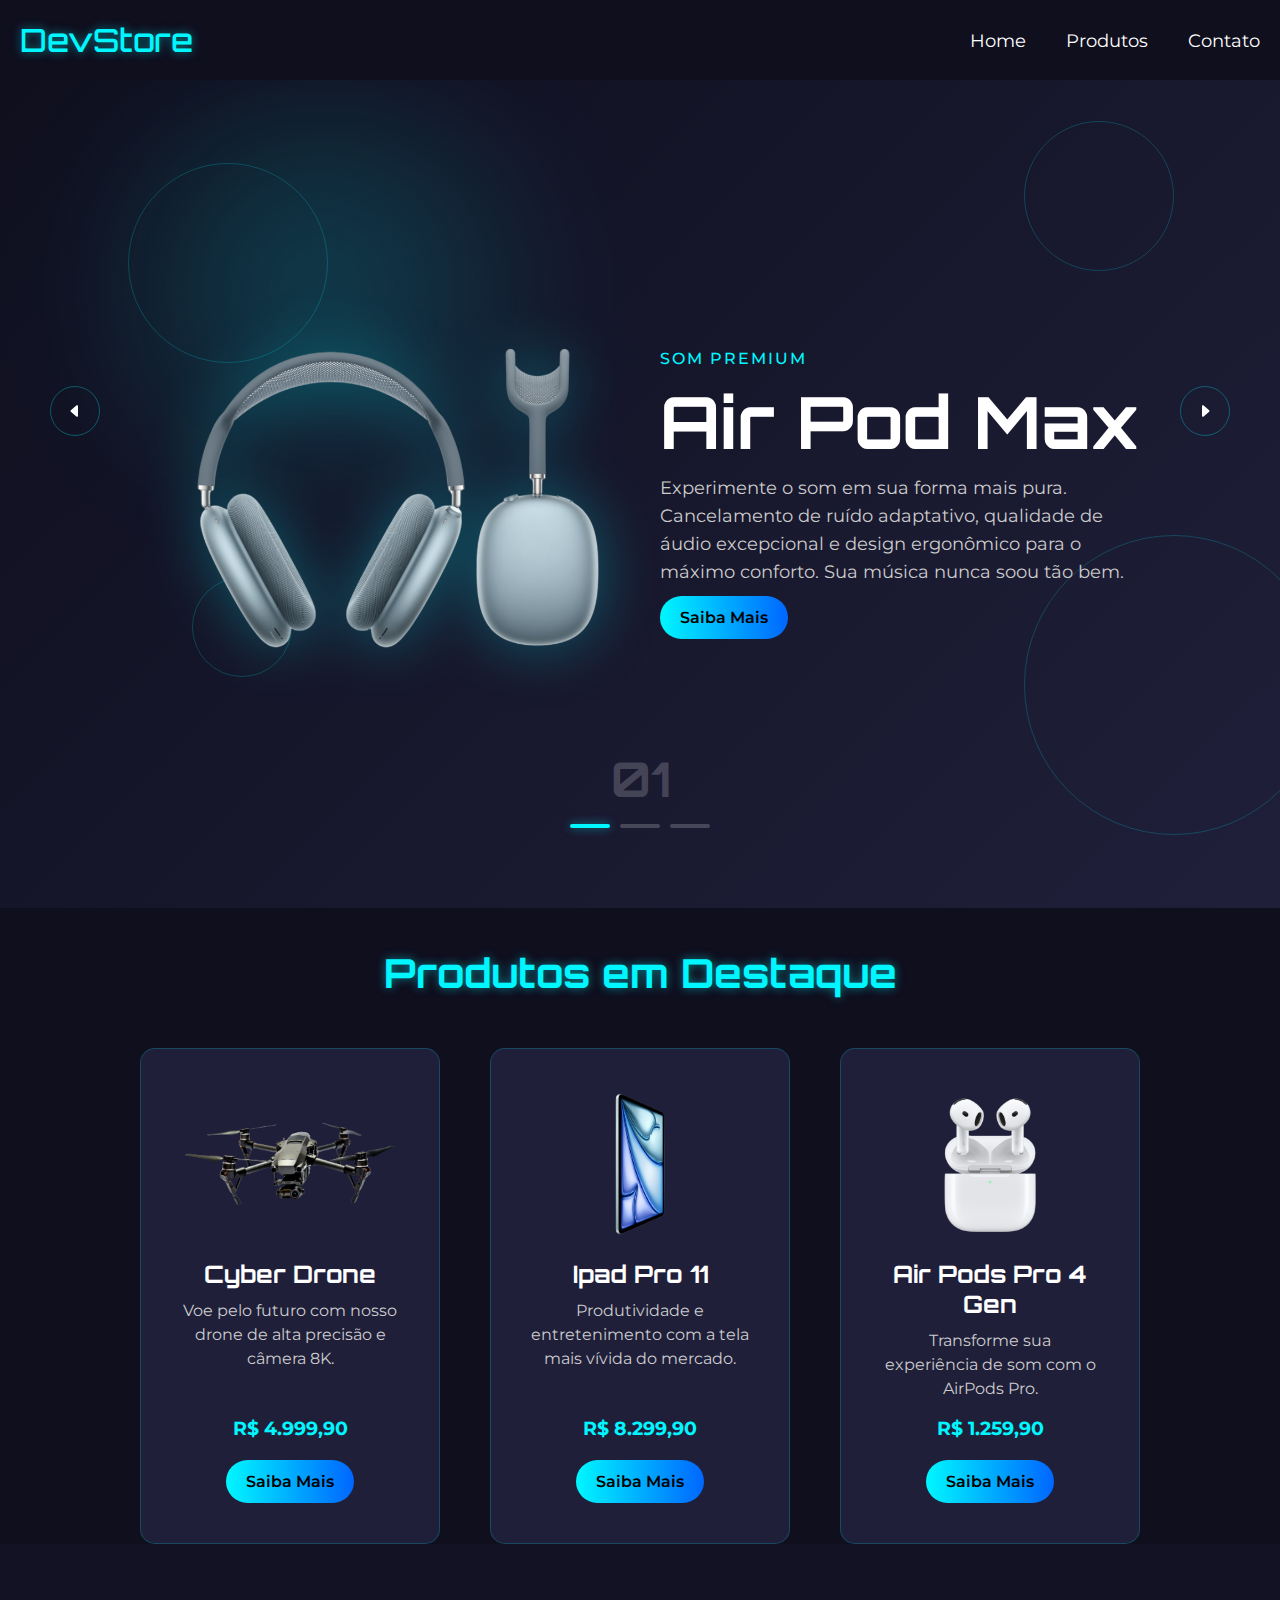
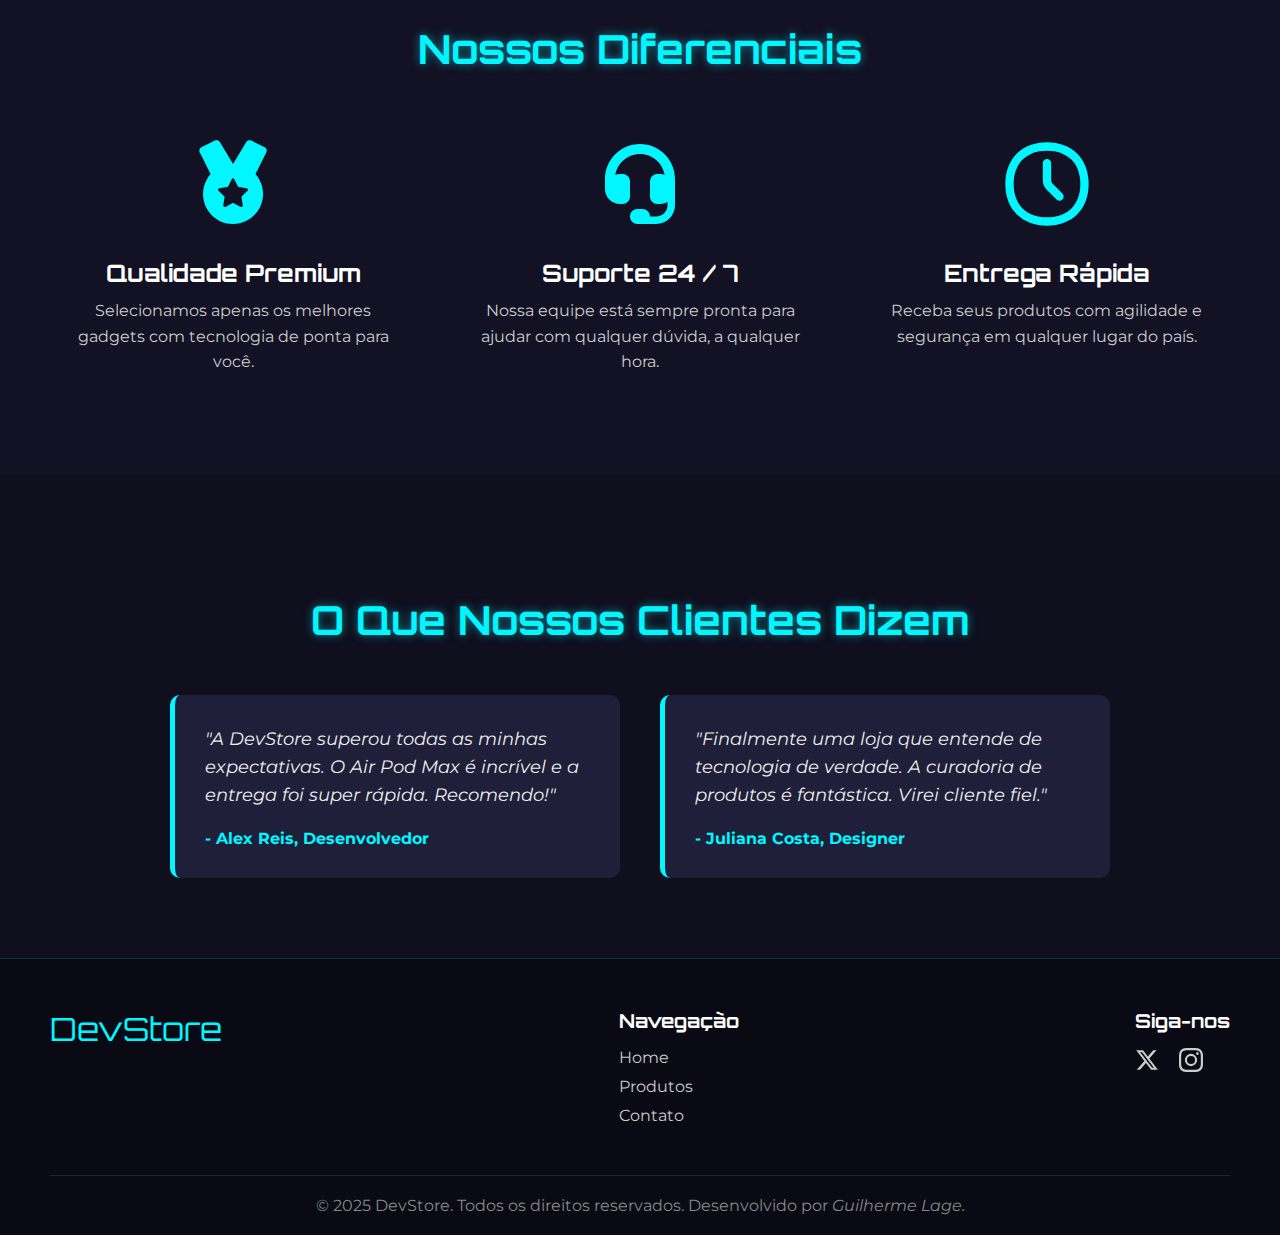
<file: index.html>
<!DOCTYPE html>
<html lang="pt-br">
  <head>
    <meta charset="UTF-8" />
    <meta name="viewport" content="width=device-width, initial-scale=1.0" />
    <meta http-equiv="X-UA-Compatible" content="ie=edge" />
    <meta name="Guilherme Lage" content="DevClub" />
    <link rel="stylesheet" href="style.css" />
    <title>DevStore</title>
    <link rel="preconnect" href="https://fonts.googleapis.com" />
    <link rel="preconnect" href="https://fonts.gstatic.com" crossorigin />
    <link
      href="https://fonts.googleapis.com/css2?family=Montserrat:ital,wght@0,100..900;1,100..900&family=MuseoModerno:ital,wght@0,100..900;1,100..900&family=Poppins:ital,wght@0,100;0,200;0,300;0,400;0,500;0,600;0,700;0,800;0,900;1,100;1,200;1,300;1,400;1,500;1,600;1,700;1,800;1,900&display=swap"
      rel="stylesheet"
    />
    <link rel="preconnect" href="https://fonts.googleapis.com" />
    <link rel="preconnect" href="https://fonts.gstatic.com" crossorigin />
    <link
      href="https://fonts.googleapis.com/css2?family=Orbitron:wght@400..900&display=swap"
      rel="stylesheet"
    />
    <link rel="stylesheet" href="https://cdnjs.cloudflare.com/ajax/libs/font-awesome/6.5.2/css/all.min.css" integrity="sha512-SnH5WK+bZxgPHs44uWIX+LLJAJ9/8M2Pfq7RUTPOYyH0jWw1f6VnR+W8sELpAo0P5PLf4KJIp4jKAm6+X1Q9Ug==" crossorigin="anonymous" referrerpolicy="no-referrer" />
  </head>

  <body>
    <header>
      <div class="logo">
        <h1 class="logo">DevStore</h1>
      </div>
      <nav>
        <ul>
          <li>Home</li>
          <li><a href="#produtos-destaque" class="scroll-link">Produtos</a></li>
          <li><a href="contato.html" class="scroll-link">Contato</a></li>
        </ul>
      </nav>
    </header>

    <main class="conteiner">
      <section>
        <div class="tech-circles">
          <div class="circle"></div>
          <div class="circle"></div>
          <div class="circle"></div>
          <div class="circle"></div>
        </div>
      </section>

      <div class="list">
        <div class="item active">
          <div class="product-image">
            <img src="img/air-pods.png" alt="air-pods" />
          </div>
          <div class="content">
            <p class="subtitle">Som Premium</p>
            <h2 class="title">Air Pod Max</h2>
            <p class="description-image">
              Experimente o som em sua forma mais pura. Cancelamento de ruído
              adaptativo, qualidade de áudio excepcional e design ergonômico
              para o máximo conforto. Sua música nunca soou tão bem.
            </p>
            <button class="btn">Saiba Mais</button>
          </div>
        </div>

        <div class="item">
          <div class="product-image">
            <img src="img/apple-watch.png" alt="apple-watch" />
          </div>
          <div class="content">
            <p class="subtitle">Novo Lançamento</p>
            <h2 class="title">Apple Watch Series 10</h2>
            <p class="description-image">
              O smartwatch mais avançado do mercado. Monitoramento completo de
              saúde, GPS integrado, tela AMOLED de alta resolução e bateria de
              longa duração. Perfeito para acompanhar seu estilo de vida ativo.
            </p>
            <button class="btn">Saiba Mais</button>
          </div>
        </div>

        <div class="item">
          <div class="product-image">
            <img src="img/vision-pro.png" alt="vision-pro" />
          </div>
          <div class="content">
            <p class="subtitle">Alta Performance</p>
            <h2 class="title">Vision Pro</h2>
            <p class="description-image">
              O smartwatch mais avançado do mercado. Monitoramento completo de
              saúde, GPS integrado, tela AMOLED de alta resolução e bateria de
              longa duração. Perfeito para acompanhar seu estilo de vida ativo.
            </p>
            <button class="btn">Saiba Mais</button>
          </div>
        </div>
      </div>

      <div class="arrows">
        <button class="arrow-btn" id="prev">
          <svg
            xmlns="http://www.w3.org/2000/svg"
            width="16"
            height="16"
            fill="#fff"
            class="bi bi-caret-left-fill"
            viewBox="0 0 16 16"
          >
            <path
              d="m3.86 8.753 5.482 4.796c.646.566 1.658.106 1.658-.753V3.204a1 1 0 0 0-1.659-.753l-5.48 4.796a1 1 0 0 0 0 1.506z"
            />
          </svg>
        </button>
        <button class="arrow-btn" id="next">
          <svg
            xmlns="http://www.w3.org/2000/svg"
            width="16"
            height="16"
            fill="#fff"
            class="bi bi-caret-right-fill"
            viewBox="0 0 16 16"
          >
            <path
              d="m12.14 8.753-5.482 4.796c-.646.566-1.658.106-1.658-.753V3.204a1 1 0 0 1 1.659-.753l5.48 4.796a1 1 0 0 1 0 1.506z"
            />
          </svg>
        </button>
      </div>

      <div class="indicators">
        <div class="numbers">01</div>
        <div class="lines">
          <div class="line active"></div>
          <div class="line"></div>
          <div class="line"></div>
        </div>
      </div>
    </main>

    <section id="produtos-destaque">
      <h2 class="section-title">Produtos em Destaque</h2>
      <div class="products grid">
        <div class="product-card">
          <img src="img/cyber-drone.png" alt="cyber-drone" />
          <div class="product-title-container">
            <h3 class="product-title">Cyber Drone</h3>
          </div>
          <p class="product-description">
            Voe pelo futuro com nosso drone de alta precisão e câmera 8K.
          </p>
          <span class="product-price">R$ 4.999,90</span>
          <button class="btn">Saiba Mais</button>
        </div>

        <div class="product-card">
          <img src="img/ipad-air-tablet.png" alt="ipad-air-tablet" />
          <div class="product-title-container">
            <h3 class="product-title">Ipad Pro 11</h3>
          </div>
          <p class="product-description">
            Produtividade e entretenimento com a tela mais vívida do mercado.
          </p>
          <span class="product-price">R$ 8.299,90</span>
          <button class="btn">Saiba Mais</button>
        </div>

        <div class="product-card">
          <img src="img/airpods.png" alt="air-pods" />
          <div class="product-title-container">
            <h3 class="product-title">Air Pods Pro 4 Gen</h3>
          </div>
          <p class="product-description">
            Transforme sua experiência de som com o AirPods Pro.
          </p>
          <span class="product-price">R$ 1.259,90</span>
          <button class="btn">Saiba Mais</button>
        </div>
      </div>
    </section>

    <section class="features">
      <h2 class="section-title2">Nossos Diferenciais</h2>
      <div class="features-container">
        <div class="feature-item"> 
            <svg xmlns="http://www.w3.org/2000/svg" viewBox="0 0 640 640"><!--!Font Awesome Free v7.0.1 by @fontawesome - https://fontawesome.com License - https://fontawesome.com/license/free Copyright 2025 Fonticons, Inc.--><path fill="#00f7ff" d="M320.3 192L235.7 51.1C229.2 40.3 215.6 36.4 204.4 42L117.8 85.3C105.9 91.2 101.1 105.6 107 117.5L176.6 256.6C146.5 290.5 128.3 335.1 128.3 384C128.3 490 214.3 576 320.3 576C426.3 576 512.3 490 512.3 384C512.3 335.1 494 290.5 464 256.6L533.6 117.5C539.5 105.6 534.7 91.2 522.9 85.3L436.2 41.9C425 36.3 411.3 40.3 404.9 51L320.3 192zM351.1 334.5C352.5 337.3 355.1 339.2 358.1 339.6L408.2 346.9C415.9 348 418.9 357.4 413.4 362.9L377.1 398.3C374.9 400.5 373.9 403.5 374.4 406.6L383 456.5C384.3 464.1 376.3 470 369.4 466.4L324.6 442.8C321.9 441.4 318.6 441.4 315.9 442.8L271.1 466.4C264.2 470 256.2 464.2 257.5 456.5L266.1 406.6C266.6 403.6 265.6 400.5 263.4 398.3L227.1 362.9C221.5 357.5 224.6 348.1 232.3 346.9L282.4 339.6C285.4 339.2 288.1 337.2 289.4 334.5L311.8 289.1C315.2 282.1 325.1 282.1 328.6 289.1L351 334.5z"/></svg>
            <h3>Qualidade Premium</h3>
            <p>Selecionamos apenas os melhores gadgets com tecnologia de ponta para você.</p>
        </div>
        <div class="feature-item"> 
            <svg xmlns="http://www.w3.org/2000/svg" viewBox="0 0 640 640"><!--!Font Awesome Free v7.0.1 by @fontawesome - https://fontawesome.com License - https://fontawesome.com/license/free Copyright 2025 Fonticons, Inc.--><path fill="#00f7ff" d="M320 128C241 128 175.3 185.3 162.3 260.7C171.6 257.7 181.6 256 192 256L208 256C234.5 256 256 277.5 256 304L256 400C256 426.5 234.5 448 208 448L192 448C139 448 96 405 96 352L96 288C96 164.3 196.3 64 320 64C443.7 64 544 164.3 544 288L544 456.1C544 522.4 490.2 576.1 423.9 576.1L336 576L304 576C277.5 576 256 554.5 256 528C256 501.5 277.5 480 304 480L336 480C362.5 480 384 501.5 384 528L384 528L424 528C463.8 528 496 495.8 496 456L496 435.1C481.9 443.3 465.5 447.9 448 447.9L432 447.9C405.5 447.9 384 426.4 384 399.9L384 303.9C384 277.4 405.5 255.9 432 255.9L448 255.9C458.4 255.9 468.3 257.5 477.7 260.6C464.7 185.3 399.1 127.9 320 127.9z"/></svg>
            <h3>Suporte 24 / 7</h3>
            <p>Nossa equipe está sempre pronta para ajudar com qualquer dúvida, a qualquer hora.</p>
        </div>
        <div class="feature-item"> 
            <svg xmlns="http://www.w3.org/2000/svg" viewBox="0 0 672 672"><!--!Font Awesome Free v7.0.1 by @fontawesome - https://fontawesome.com License - https://fontawesome.com/license/free Copyright 2025 Fonticons, Inc.--><path fill="#00f7ff" d="M364 196C364 180.5 351.5 168 336 168C320.5 168 308 180.5 308 196L308 312.8C308 335.1 316.9 356.4 332.6 372.2L400.2 439.8C411.1 450.7 428.9 450.7 439.8 439.8C450.7 428.9 450.7 411.1 439.8 400.2L372.2 332.6C366.9 327.3 364 320.2 364 312.8L364 196zM336 56C253 56 182.4 82.5 132.5 132.5C82.6 182.5 56 253 56 336C56 419 82.5 489.6 132.5 539.5C182.5 589.4 253 616 336 616C419 616 489.6 589.5 539.5 539.5C589.4 489.5 616 419 616 336C616 253 589.5 182.4 539.5 132.5C489.5 82.6 419 56 336 56zM112 336C112 265 134.5 209.6 172 172C209.5 134.4 265 112 336 112C407 112 462.4 134.5 500 172C537.6 209.5 560 265 560 336C560 407 537.5 462.4 500 500C462.5 537.6 407 560 336 560C265 560 209.6 537.5 172 500C134.4 462.5 112 407 112 336z"/></svg>
            <h3>Entrega Rápida</h3>
            <p>Receba seus produtos com agilidade e segurança em qualquer lugar do país.</p>
        </div>
    </section>

    <section class="testimonials">
        <h2 class="section-title">O Que Nossos Clientes Dizem</h2>
        <div class="testimonials-container">
            <div class="testimonial-card">
                <blockquote>"A DevStore superou todas as minhas expectativas. O Air Pod Max é incrível e a entrega foi super rápida. Recomendo!"</blockquote>
                <cite>- Alex Reis, Desenvolvedor</cite>
            </div>
            <div class="testimonial-card">
                <blockquote>"Finalmente uma loja que entende de tecnologia de verdade. A curadoria de produtos é fantástica. Virei cliente fiel."</blockquote>
                <cite>- Juliana Costa, Designer</cite>
            </div>
        </div>
    </section>


    <footer>
        <div class="footer-container">
            <div class="footer-logo">DevStore</div>
            <div class="footer-links">
                <h4>Navegação</h4>
                <ul>
                    <li><a href="#">Home</a></li>
                    <li><a href="#produtos-destaque" class="scroll-link">Produtos</a></li>
                    <li><a href="contato.html" class="scroll-link">Contato</a></li>
                </ul>
            </div>
            <div class="footer-social">
                <h4>Siga-nos</h4>
                <div class="social-icons">
                    <a href="#"><svg width="24" height="24" viewBox="0 0 24 24" fill="currentColor"><path d="M18.244 2.25h3.308l-7.227 8.26 8.502 11.24H16.17l-5.214-6.817L4.99 21.75H1.68l7.73-8.835L1.254 2.25H8.08l4.713 6.231zm-1.161 17.52h1.833L7.084 4.126H5.117z"></path></svg></a>
                    <a href="#"><svg width="24" height="24" viewBox="0 0 24 24" fill="currentColor"><path d="M12 2.163c3.204 0 3.584.012 4.85.07 3.252.148 4.771 1.691 4.919 4.919.058 1.265.069 1.645.069 4.85s-.011 3.584-.069 4.85c-.149 3.225-1.664 4.771-4.919 4.919-1.266.058-1.644.07-4.85.07s-3.584-.012-4.85-.07c-3.252-.148-4.771-1.691-4.919-4.919-.058-1.265-.069-1.645-.069-4.85s.011-3.584.069-4.85c.149-3.225 1.664-4.771 4.919-4.919C8.416 2.175 8.796 2.163 12 2.163zm0-2.163C8.74 0 8.333.014 7.053.072 2.695.272.273 2.69.073 7.052.014 8.333 0 8.74 0 12s.014 3.667.072 4.947c.2 4.358 2.618 6.78 6.98 6.98C8.333 23.986 8.74 24 12 24s3.667-.014 4.947-.072c4.358-.2 6.78-2.618 6.98-6.98C23.986 15.667 24 15.26 24 12s-.014-3.667-.072-4.947c-.2-4.358-2.618-6.78-6.98-6.98C15.667.014 15.26 0 12 0zm0 5.838a6.162 6.162 0 100 12.324 6.162 6.162 0 000-12.324zM12 16a4 4 0 110-8 4 4 0 010 8zm6.406-11.845a1.44 1.44 0 100 2.88 1.44 1.44 0 000-2.88z"></path></svg></a>
                </div>
            </div>
        </div>
        <div class="footer-bottom">
            <p>&copy; 2025 DevStore. Todos os direitos reservados. Desenvolvido por <i>Guilherme Lage.</i></p>
        </div>
    </footer>

    <script src="script.js"></script>
  </body>
</html>
</file>
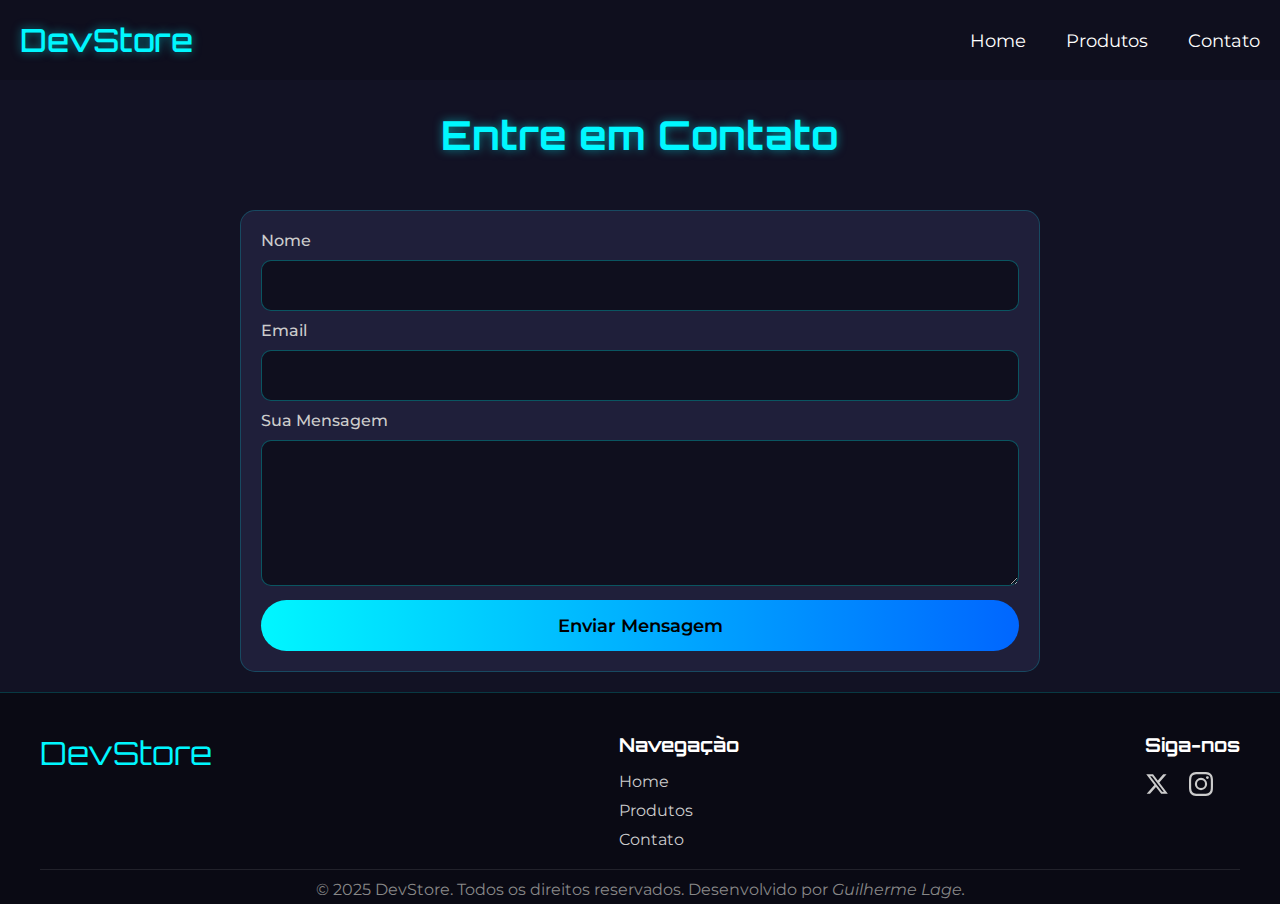
<file: contato.html>
<!DOCTYPE html>
<html lang="ptbr">
  <head>
    <meta charset="UTF-8" />
    <meta name="Guilherme Lage" content="width=device-width, initial-scale=1.0" />
    <title>Entre em Contato</title>
    <link rel="stylesheet" href="style-contact.css" />
    <link rel="preconnect" href="https://fonts.googleapis.com" />
    <link rel="preconnect" href="https://fonts.gstatic.com" crossorigin />
    <link
      href="https://fonts.googleapis.com/css2?family=Montserrat:ital,wght@0,100..900;1,100..900&family=MuseoModerno:ital,wght@0,100..900;1,100..900&family=Poppins:ital,wght@0,100;0,200;0,300;0,400;0,500;0,600;0,700;0,800;0,900;1,100;1,200;1,300;1,400;1,500;1,600;1,700;1,800;1,900&display=swap"
      rel="stylesheet"
    />
    <link rel="preconnect" href="https://fonts.googleapis.com" />
    <link rel="preconnect" href="https://fonts.gstatic.com" crossorigin />
    <link
      href="https://fonts.googleapis.com/css2?family=Orbitron:wght@400..900&display=swap"
      rel="stylesheet"
    />
    <link rel="stylesheet" href="https://cdnjs.cloudflare.com/ajax/libs/font-awesome/6.5.2/css/all.min.css" integrity="sha512-SnH5WK+bZxgPHs44uWIX+LLJAJ9/8M2Pfq7RUTPOYyH0jWw1f6VnR+W8sELpAo0P5PLf4KJIp4jKAm6+X1Q9Ug==" crossorigin="anonymous" referrerpolicy="no-referrer" />
  </head>

  <body>
       <header>
      <div class="logo">
        <h1 class="logo">DevStore</h1>
      </div>
      <nav>
        <ul>
          <li><a href="index.html">Home</a></li>
          <li><a href="index.html#produtos-destaque">Produtos</a></li>
          <li>Contato</li>
        </ul>
      </nav>
    </header>
    
    <section id="contact" class="contact-section">
        <h2 class="section-title">Entre em Contato</h2>
        <div class="contact-container">
            <form class="contact-form" action="#">
                <div class="form-group">
                    <label for="name">Nome</label>
                    <input type="text" id="name" name="name" required>
                </div>
                <div class="form-group">
                    <label for="email">Email</label>
                    <input type="email" id="email" name="email" required>
                </div>
                <div class="form-group">
                    <label for="message">Sua Mensagem</label>
                    <textarea id="message" name="message" rows="6" required></textarea>
                </div>
                <button type="submit" class="btn">Enviar Mensagem</button>
            </form>
        </div>
    </section>
    
    <footer>
        <div class="footer-container">
            <div class="footer-logo">DevStore</div>
            <div class="footer-links">
                <h4>Navegação</h4>
                <ul>
                    <li><a href="index.html">Home</a></li>
                    <li><a href="index.html#produtos-destaque">Produtos</a></li>
                    <li><a href="contato.html">Contato</a></li>
                </ul>
            </div>
            <div class="footer-social">
                <h4>Siga-nos</h4>
                <div class="social-icons">
                    <a href="#"><svg width="24" height="24" viewBox="0 0 24 24" fill="currentColor"><path d="M18.244 2.25h3.308l-7.227 8.26 8.502 11.24H16.17l-5.214-6.817L4.99 21.75H1.68l7.73-8.835L1.254 2.25H8.08l4.713 6.231zm-1.161 17.52h1.833L7.084 4.126H5.117z"></path></svg></a>
                    <a href="#"><svg width="24" height="24" viewBox="0 0 24 24" fill="currentColor"><path d="M12 2.163c3.204 0 3.584.012 4.85.07 3.252.148 4.771 1.691 4.919 4.919.058 1.265.069 1.645.069 4.85s-.011 3.584-.069 4.85c-.149 3.225-1.664 4.771-4.919 4.919-1.266.058-1.644.07-4.85.07s-3.584-.012-4.85-.07c-3.252-.148-4.771-1.691-4.919-4.919-.058-1.265-.069-1.645-.069-4.85s.011-3.584.069-4.85c.149-3.225 1.664-4.771 4.919-4.919C8.416 2.175 8.796 2.163 12 2.163zm0-2.163C8.74 0 8.333.014 7.053.072 2.695.272.273 2.69.073 7.052.014 8.333 0 8.74 0 12s.014 3.667.072 4.947c.2 4.358 2.618 6.78 6.98 6.98C8.333 23.986 8.74 24 12 24s3.667-.014 4.947-.072c4.358-.2 6.78-2.618 6.98-6.98C23.986 15.667 24 15.26 24 12s-.014-3.667-.072-4.947c-.2-4.358-2.618-6.78-6.98-6.98C15.667.014 15.26 0 12 0zm0 5.838a6.162 6.162 0 100 12.324 6.162 6.162 0 000-12.324zM12 16a4 4 0 110-8 4 4 0 010 8zm6.406-11.845a1.44 1.44 0 100 2.88 1.44 1.44 0 000-2.88z"></path></svg></a>
                </div>
            </div>
        </div>
        <div class="footer-bottom">
            <p>&copy; 2025 DevStore. Todos os direitos reservados. Desenvolvido por <i>Guilherme Lage.</i></p>
        </div>
    </footer>

    <script src="script.js"></script>
  </body>
</html>
</file>
<file: style.css>
* {
  margin: 0;
  padding: 0;
  box-sizing: border-box;
  list-style: none;
  font-family: "Montserrat", sans-serif;
}

body {
  background-color: #0f0f1e;
  color: #fff;
}

.logo {
  font-size: 2rem;
  font-weight: 500;
  font-family: "Orbitron", sans-serif;
  color: #00f7ff;
  padding: 10px;
  width: 20rem;
  text-shadow: 0 0 10px rgba(0, 247, 255, 0.5);
  background: transparent;
  box-shadow: none;
}

header {
  display: flex;
  justify-content: space-between;
  align-items: center;
  /* padding: 0px 150vh; */
  /* margin: 0 auto; */
  /* margin-top: -40px; */
  z-index: 3;
  background-color: rgba(255, 255, 255, 0); /* 0 = totalmente transparente */
  box-shadow: none;
}

header nav ul {
  display: flex;
  gap: 40px;
  font-size: 1.1rem;
  font-weight: 400;
  margin-right: 20px;
}

header nav ul li {
  cursor: pointer;
  transition: all 0.3s ease;
  position: relative;
  padding: 5px 0;
}

header nav ul li::after {
  content: "";
  position: absolute;
  width: 0%;
  height: 2px;
  bottom: 0;
  left: 0;
  background-color: #00f7ff;
  transition: all 0.2s ease;
}

header nav ul li:hover::after {
  width: 100%;
}

.conteiner {
  height: 92vh;
  position: relative;
  background: linear-gradient(135deg, #0f0f1e 0%, #1f1f3a 100%);
  overflow: hidden;
}

.conteiner::before {
  content: "";
  position: absolute;
  top: 25%;
  left: 25%;
  transform: translate(-50%, -50%);
  width: 50%;
  height: 50%;
  border-radius: 50%;
  z-index: 1;
  filter: blur(50px);
  background: radial-gradient(
    circle,
    rgba(0, 247, 255, 0.2) 0%,
    rgba(15, 15, 30, 0) 70%
  );
  animation: pulse 4s infinite;
}

@keyframes pulse {
  0% {
    opacity: 0.5;
    transform: scale(1);
  }
  50% {
    opacity: 1;
    transform: scale(1.5);
  }
  100% {
    transform: scale(1);
    opacity: 0.5;
  }
}

.list {
  width: 80%;
  height: 100%;
  margin: 0 auto;
  position: relative;
  z-index: 2;
}

.item {
  position: absolute;
  inset: 0;
  display: flex;
  flex-direction: row;
  align-items: center;
  justify-content: center;
  opacity: 0;
  pointer-events: none;
  transition: opacity 0.4s ease-in-out;
}

.item.active {
  opacity: 1;
  pointer-events: all;
}

.product-image {
  width: 50%;
  height: 100%;
  margin: 0 40px 0 0;
  display: flex;
  align-items: center;
  justify-content: flex-end;
  position: relative;
  z-index: 2;
  transform: translateX(-200px);
  opacity: 0;
  transition: transform 0.5s ease-in-out, opacity 0.6s ease-in-out;
}

.item.active .product-image {
  transform: translateX(0);
  opacity: 1;
  transition-delay: 0.3s;
}

.product-image img {
  max-width: 90%;
  max-height: 80vh;
  filter: drop-shadow(0 0 30px rgba(0, 247, 255, 0.3));
  animation: float 3s ease-in-out infinite;
}

@keyframes float {
  0% {
    transform: translateY(0);
  }
  50% {
    transform: translateY(-5px);
  }
  100% {
    transform: translateY(0);
  }
}

.content {
  width: 50%;
  margin: 0;
  display: flex;
  flex-direction: column;
  align-items: flex-start;
  justify-content: center;
  position: relative;
  z-index: 2;
  min-width: 350px;
  opacity: 0;
  transform: translateY(50px);
  transition: opacity 0.5s ease-in-out, transform 0.5s ease-in-out;
}

.item.active .content {
  opacity: 1;
  transform: translateY(0);
  transition-delay: 0.6s;
}

.subtitle {
  font-size: 1rem;
  color: #00f7ff;
  font-weight: 500;
  text-transform: uppercase;
  letter-spacing: 2px;
  margin-bottom: 10px;
}

.title {
  font-size: 4.5rem;
  font-weight: 700;
  line-height: 1.2;
  font-family: "Orbitron", sans-serif;
  margin-bottom: 10px;
}

.description-image {
  font-size: 1.1rem;
  color: #ccc;
  margin-bottom: 10px;
  line-height: 1.6;
  max-width: 600px;
}

.btn {
  padding: 12px 20px;
  position: relative;
  background: linear-gradient(90deg, #00f7ff, #0066ff);
  border-radius: 30px;
  color: #000;
  font-weight: 600;
  font-size: 1rem;
  cursor: pointer;
  border: none;
}

.arrows {
  position: absolute;
  top: 40%;
  width: 100%;
  display: flex;
  justify-content: space-between;
  padding: 0 50px;
  transform: translateY(-50%);
  z-index: 5;
}

.arrow-btn {
  width: 50px;
  height: 50px;
  border-radius: 50%;
  cursor: pointer;
  background-color: #00f7ff;
  display: flex;
  align-items: center;
  justify-content: center;
  background-color: transparent;
  border: 1px solid rgba(0, 247, 255, 0.3);
}

.arrow-btn:hover {
  background-color: rgba(0, 247, 255, 0.3);
  border-color: #00f7ff;
  transition: all 0.2s ease;
}

.indicators {
  position: absolute;
  bottom: 40px;
  left: 50%;
  transform: translateX(-50%);
  display: flex;
  flex-direction: column;
  align-items: center;
  gap: 15px;
  z-index: 5;
}

.numbers {
  font-family: "Orbitron", sans-serif;
  font-size: 3rem;
  font-weight: 700;
  color: rgba(255, 255, 255, 0.2);
}

.lines {
  display: flex;
  gap: 10px;
  margin-bottom: 30px;
}

.line {
  width: 40px;
  height: 4px;
  border-radius: 2px;
  background-color: rgba(255, 255, 255, 0.2);
  margin-bottom: 10px;
}

.line.active {
  background-color: #00f7ff;
  box-shadow: 0 0 10px rgba(0, 247, 255, 0.5);
  margin-bottom: 10px;
}

.tech-circles {
  position: absolute;
  top: 0;
  left: 0;
  width: 100%;
  height: 100%;
  overflow: hidden;
  display: flex;
  align-items: center;
  justify-content: center;
}

.circle {
  position: absolute;
  border-radius: 50%;
  border: 1px solid rgba(0, 247, 255, 0.2);
  animation: pulse-circle 6s infinite ease-in-out;
}

@keyframes pulse-circle {
  0% {
    transform: scale(0.9);
  }
  50% {
    transform: scale(1);
  }
  100% {
    transform: scale(0.9);
  }
}

.circle:nth-child(1) {
  width: 200px;
  height: 200px;
  left: 10%;
  top: 10%;
}

.circle:nth-child(2) {
  width: 300px;
  height: 300px;
  left: 80%;
  top: 55%;
}

.circle:nth-child(3) {
  width: 100px;
  height: 100px;
  left: 15%;
  top: 60%;
}

.circle:nth-child(4) {
  width: 150px;
  height: 150px;
  left: 80%;
  top: 5%;
}

.section-title {
  font-family: "Orbitron", sans-serif;
  font-size: 2.5rem;
  text-align: center;
  margin-bottom: 50px;
  margin-top: 40px;
  color: #00f7ff;
  text-shadow: 0 0 10px rgba(0, 247, 255, 0.5);
}

.section-title2 {
  font-family: "Orbitron", sans-serif;
  font-size: 2.5rem;
  text-align: center;
  margin-bottom: 40px;
  color: #00f7ff;
  text-shadow: 0 0 10px rgba(0, 247, 255, 0.5);
}

.featured-products {
  padding: 100px 50px;
  background-color: #0f0f1e;
}

.products {
  display: flex;
  gap: 50px;
  max-width: 1200px;
  margin: 0 auto;
  flex-wrap: wrap;
  justify-content: center;
}

.product-card {
  background-color: #1f1f3a;
  border: 1px solid rgba(0, 247, 255, 0.2);
  border-radius: 15px;
  padding: 40px;
  text-align: center;
  transition: transform 0.3s ease, box-shadow 0.3s ease;
  display: flex;
  align-items: center;
  justify-content: center;
  flex-direction: column;
  width: 25%;
}

.product-card:hover {
  transform: translateY(-10px);
  box-shadow: 0 0 20px rgba(0, 247, 255, 0.3);
}

.product-card img {
  height: 150px;
  width: auto;
  max-width: 100%;
  border-radius: 10px;
  margin-bottom: 20px;
  object-fit: contain;
}

.product-title-container {
  display: flex;
  justify-content: center;
  align-items: center;
  gap: 10px;
  margin-bottom: 10px;
}

.product-title {
  font-family: "Orbitron", sans-serif;
  font-size: 1.5rem;
  margin: 0;
}

.product-description {
  color: #ccc;
  font-size: 1rem;
  margin-bottom: 15px;
  line-height: 1.5;
  flex-grow: 1;
}

.product-price {
  display: block;
  font-size: 1.2rem;
  font-weight: bold;
  color: #00f7ff;
  margin-bottom: 20px;
}

.features {
  padding: 80px 50px;
  background-color: #121224;
}

.features-container {
  display: flex;
  justify-content: space-around;
  align-items: flex-start;
  flex-wrap: wrap;
  gap: 40px;
  max-width: 1200px;
  margin: 0 auto;
}

.feature-item {
  flex: 1;
  min-width: 280px;
  text-align: center;
  padding: 20px;
}

.feature-item svg {
  margin-bottom: 20px;
  width: 100px;
  height: 100px;
}
.feature-item h3 {
  font-family: "Orbitron", sans-serif;
  font-size: 1.5rem;
  margin-bottom: 10px;
  color: #fff;
}
.feature-item p {
  color: #ccc;
  line-height: 1.6;
}

.testimonials {
  padding: 80px 50px;
  background-color: #0f0f1e;
}

.testimonials-container {
  display: flex;
  justify-content: center;
  gap: 40px;
  flex-wrap: wrap;
  max-width: 1200px;
  margin: 0 auto;
}

.testimonial-card {
  background-color: #1f1f3a;
  border-left: 5px solid #00f7ff;
  padding: 30px;
  border-radius: 10px;
  max-width: 450px;
  flex: 1;
}

.testimonial-card blockquote {
  font-size: 1.1rem;
  line-height: 1.6;
  color: #eee;
  margin-bottom: 20px;
  font-style: italic;
}

.testimonial-card cite {
  font-weight: bold;
  color: #00f7ff;
  font-style: normal;
}

footer {
  background-color: #0a0a14;
  padding: 50px 50px 20px;
  border-top: 1px solid rgba(0, 247, 255, 0.2);
  margin-top: 0px;
}

.footer-container {
  display: flex;
  justify-content: space-between;
  flex-wrap: wrap;
  gap: 40px;
  max-width: 1200px;
  margin: 0 auto 40px;
}

.footer-logo {
  font-family: "Orbitron", sans-serif;
  font-size: 2rem;
  color: #00f7ff;
}

.footer-links h4,
.footer-social h4 {
  font-family: "Orbitron", sans-serif;
  font-size: 1.2rem;
  margin-bottom: 15px;
  color: #fff;
}

.footer-links ul {
  list-style: none;
  padding: 0;
}
.footer-links ul li a {
  color: #ccc;
  text-decoration: none;
  display: block;
  margin-bottom: 10px;
  transition: color 0.3s ease;
}
.footer-links ul li a:hover {
  color: #00f7ff;
}

.social-icons {
  display: flex;
  gap: 20px;
}
.social-icons a {
  color: #ccc;
  transition: color 0.3s ease, transform 0.3s ease;
}
.social-icons a:hover {
  color: #00f7ff;
  transform: scale(1.2);
}

.footer-bottom {
  text-align: center;
  padding-top: 20px;
  border-top: 1px solid rgba(255, 255, 255, 0.1);
  color: #888;
}

.scroll-link {
  color: #fff;
  text-decoration: none;
}
</file>
<file: style-contact.css>
* {
  margin: 0;
  padding: 0;
  box-sizing: border-box;
  list-style: none;
  font-family: "Montserrat", sans-serif;
}

body {
  background-color: #0f0f1e;
  color: #fff;
  min-height: 100vh;
  display: flex;
  flex-direction: column;
}

.logo {
  font-size: 2rem;
  font-weight: 500;
  font-family: "Orbitron", sans-serif;
  color: #00f7ff;
  padding: 10px;
  width: 20rem;
  text-shadow: 0 0 10px rgba(0, 247, 255, 0.5);
  background: transparent;
  box-shadow: none;
}

header {
  display: flex;
  justify-content: space-between;
  align-items: center;
  /* padding: 0px 150vh; */
  /* margin: 0 auto; */
  /* margin-top: -40px; */
  z-index: 3;
  background-color: rgba(255, 255, 255, 0); /* 0 = totalmente transparente */
  box-shadow: none;
}

header nav ul {
  display: flex;
  gap: 40px;
  font-size: 1.1rem;
  font-weight: 400;
  margin-right: 20px;
}

header nav ul li {
  cursor: pointer;
  transition: all 0.3s ease;
  position: relative;
  padding: 5px 0;
}

header nav ul li a {
  color: #fff;
  text-decoration: none;
  transition: all 0.3s ease;
}


header nav ul li::after {
  content: "";
  position: absolute;
  width: 0%;
  height: 2px;
  bottom: 0;
  left: 0;
  background-color: #00f7ff;
  transition: all 0.2s ease;
}
header nav ul li:hover::after {
  width: 100%;
}

.contact-section {
  padding: 20px 40px;
  background-color: #121224;
}

.contact-container {
  max-width: 800px;
  margin: 0 auto;
  background-color: #1f1f3a;
  padding: 20px;
  border-radius: 15px;
  border: 1px solid rgba(0, 247, 255, 0.2);
}

.contact-form .form-group {
  margin-bottom: 10px;
}

.contact-form label {
  display: block;
  margin-bottom: 10px;
  color: #ccc;
  font-weight: 500;
}

.contact-form input,
.contact-form textarea {
  width: 100%;
  padding: 15px;
  background-color: #0f0f1e;
  border: 1px solid rgba(0, 247, 255, 0.3);
  border-radius: 10px;
  color: #fff;
  font-size: 1rem;
  transition: border-color 0.3s ease, box-shadow 0.3s ease;
}

.contact-form input:focus,
.contact-form textarea:focus {
  outline: none;
  border-color: #00f7ff;
  box-shadow: 0 0 10px rgba(0, 247, 255, 0.5);
}

.contact-form textarea {
  resize: vertical;
}

.contact-form .btn {
  width: 100%;
  padding: 15px;
  font-size: 1.1rem;
}

.btn {
  padding: 12px 20px;
  position: relative;
  background: linear-gradient(90deg, #00f7ff, #0066ff);
  border-radius: 30px;
  color: #000;
  font-weight: 600;
  font-size: 1rem;
  cursor: pointer;
  border: none;
}

.section-title {
  font-family: "Orbitron", sans-serif;
  font-size: 2.5rem;
  text-align: center;
  margin-bottom: 50px;
  margin-top: 10px;
  color: #00f7ff;
  text-shadow: 0 0 10px rgba(0, 247, 255, 0.5);
}

footer {
  background-color: #0a0a14;
  padding: 40px 40px 5px;
  border-top: 1px solid rgba(0, 247, 255, 0.2);
  margin-top: auto;
}

.footer-container {
  display: flex;
  justify-content: space-between;
  flex-wrap: wrap;
  gap: 40px;
  max-width: 1200px;
  margin: 0 auto 10px;
}

.footer-logo {
  font-family: "Orbitron", sans-serif;
  font-size: 2rem;
  color: #00f7ff;
}

.footer-links h4,
.footer-social h4 {
  font-family: "Orbitron", sans-serif;
  text-decoration: none;
  font-size: 1.2rem;
  margin-bottom: 15px;
  color: #fff;
}

.footer-links ul {
  margin: 0;
  color: #fff;
  text-decoration: none;
  list-style: none;
  padding: 0;
}
.footer-links ul li a {
  color: #ccc;
  text-decoration: none;
  display: block;
  margin-bottom: 10px;
  transition: color 0.3s ease;
}
.footer-links ul li a:hover {
  color: #00f7ff;
}

.social-icons {
  display: flex;
  gap: 20px;
}
.social-icons a {
  color: #ccc;
  transition: color 0.3s ease, transform 0.3s ease;
}
.social-icons a:hover {
  color: #00f7ff;
  transform: scale(1.2);
}

.footer-bottom {
  text-align: center;
  padding-top: 10px;
  border-top: 1px solid rgba(255, 255, 255, 0.1);
  color: #888;
}
</file>
